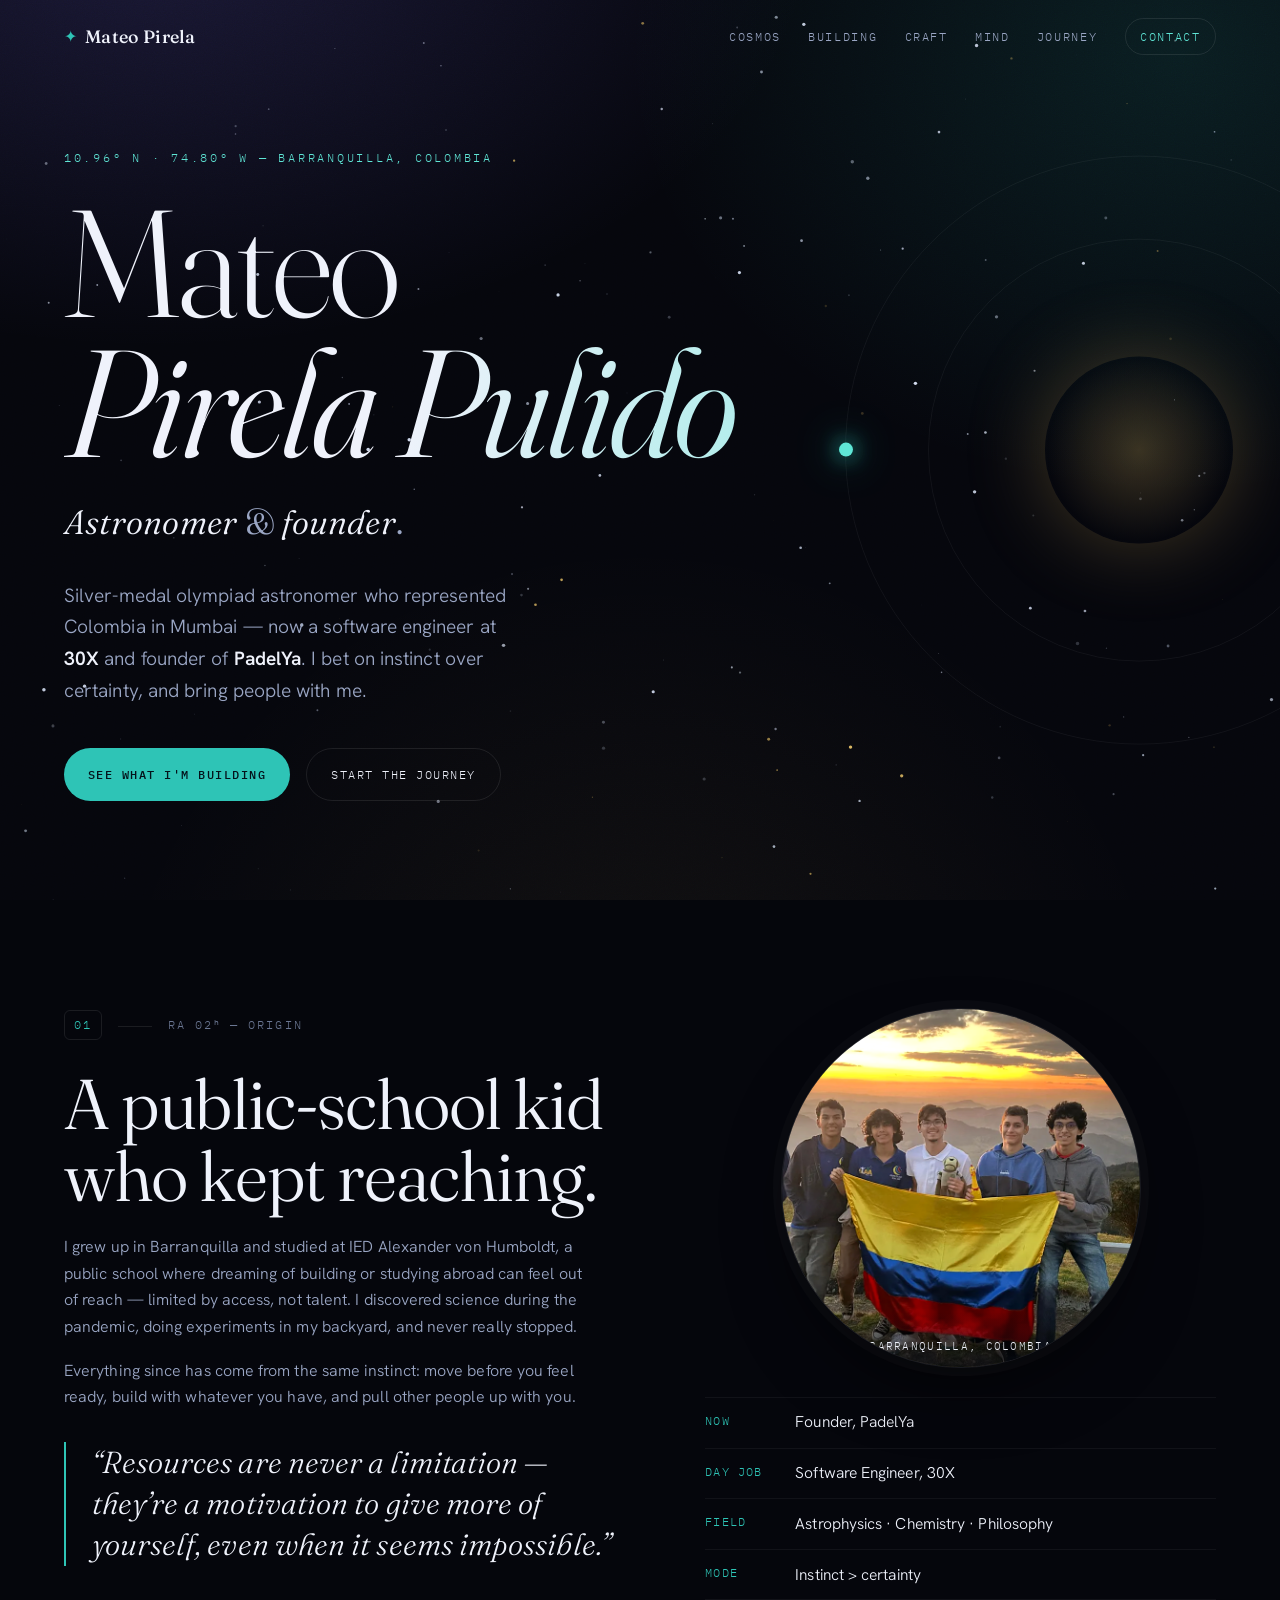
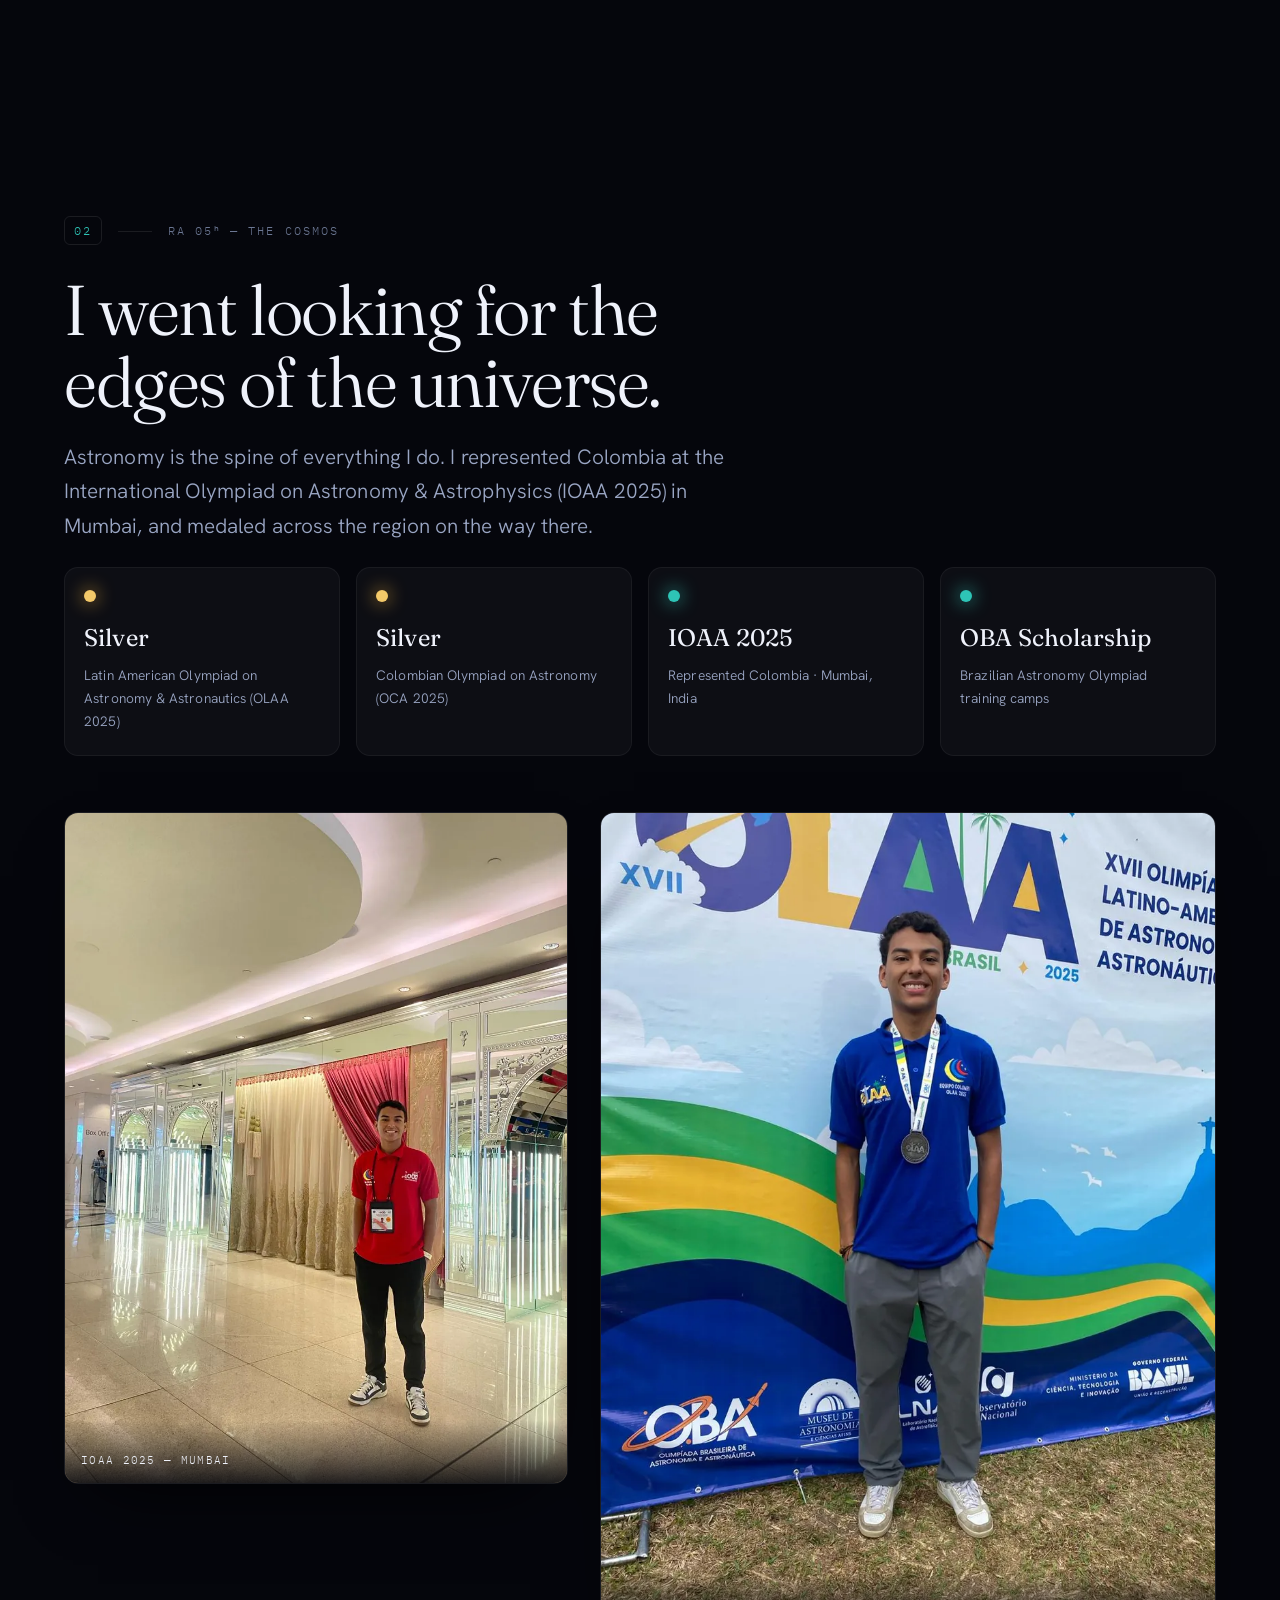
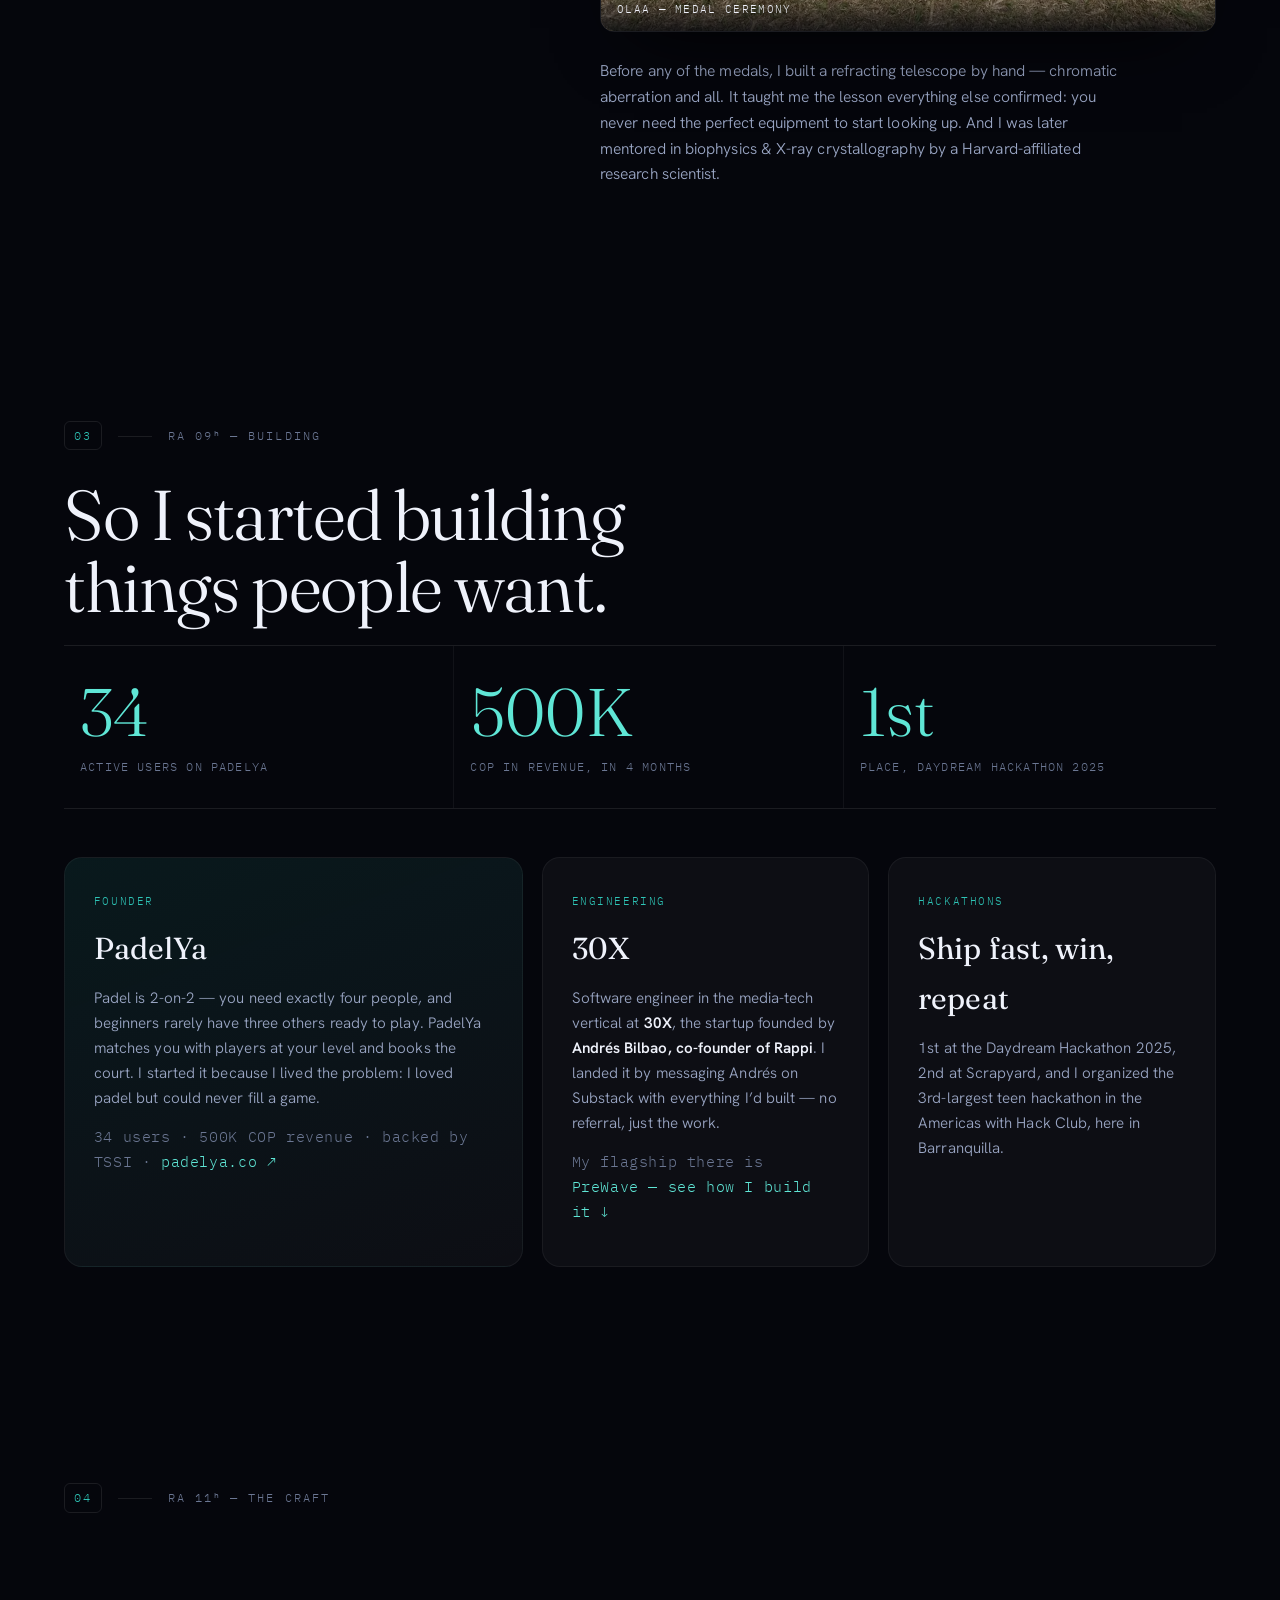
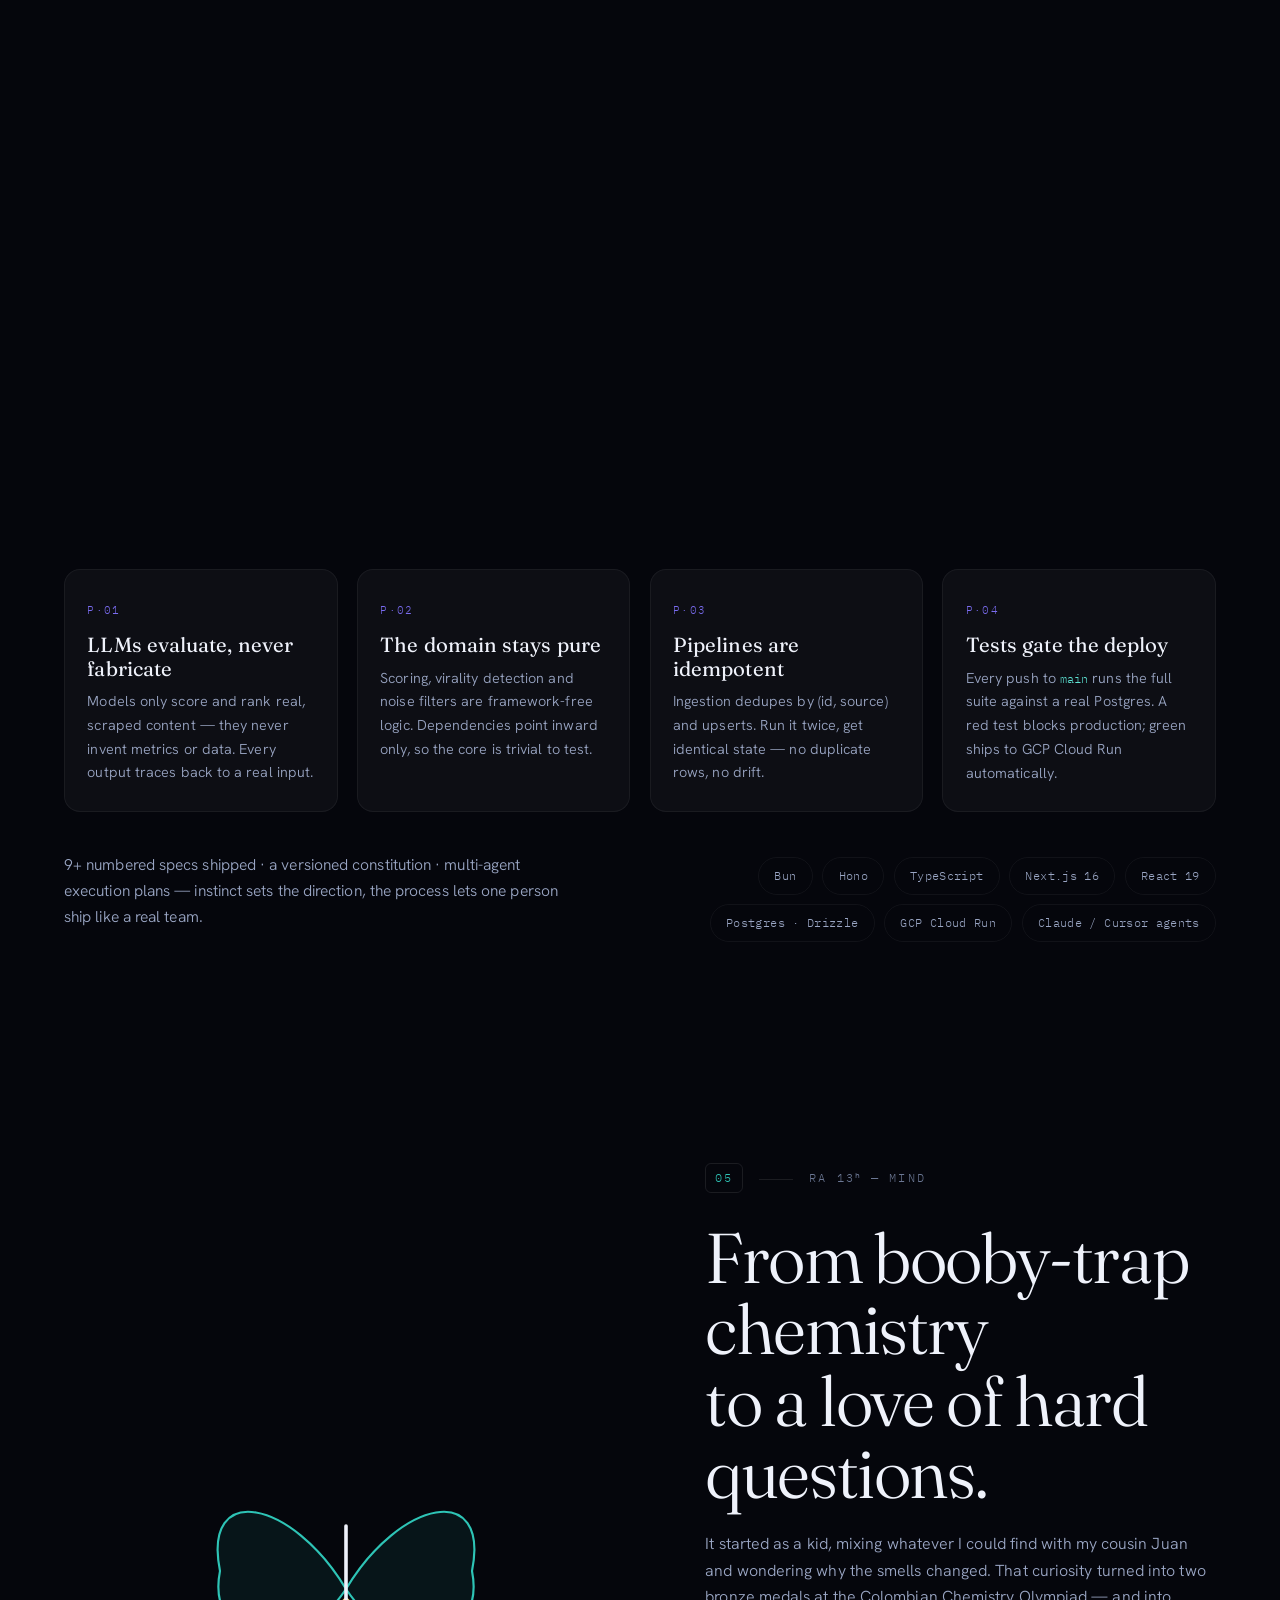
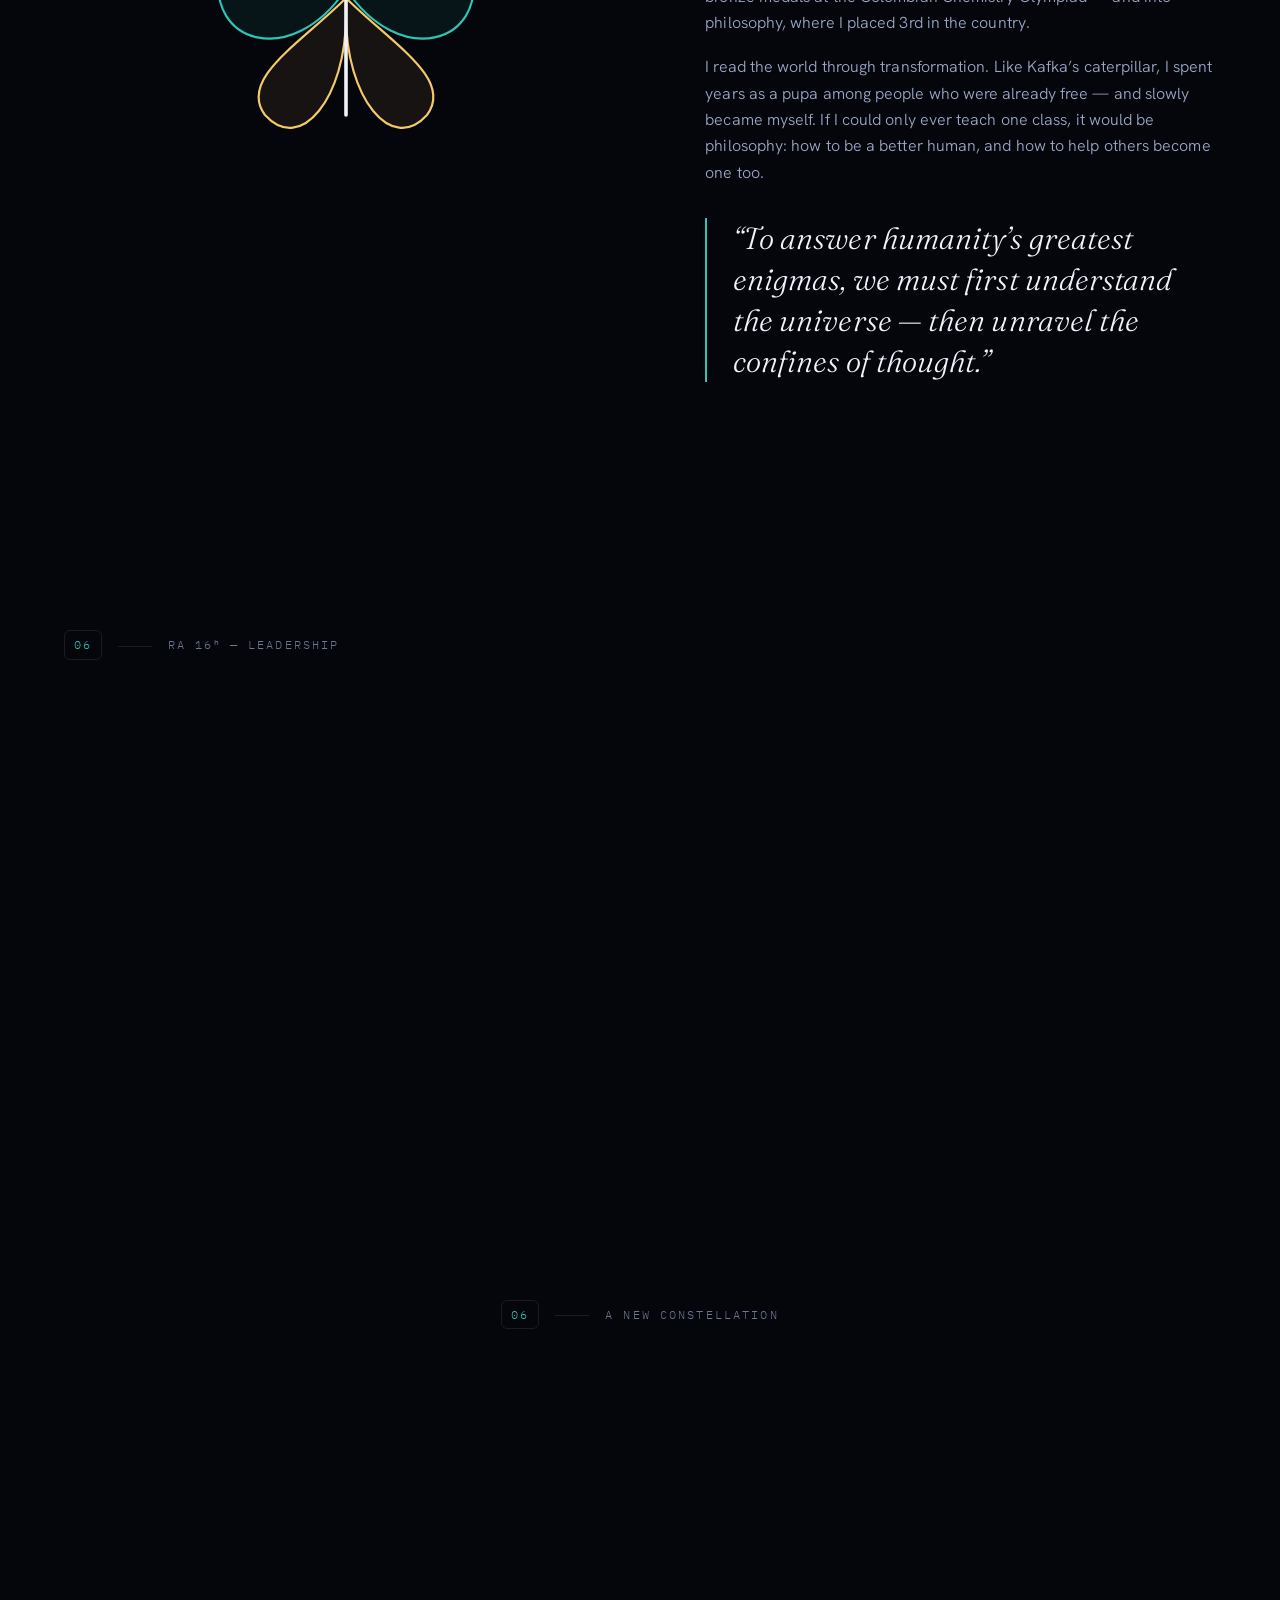
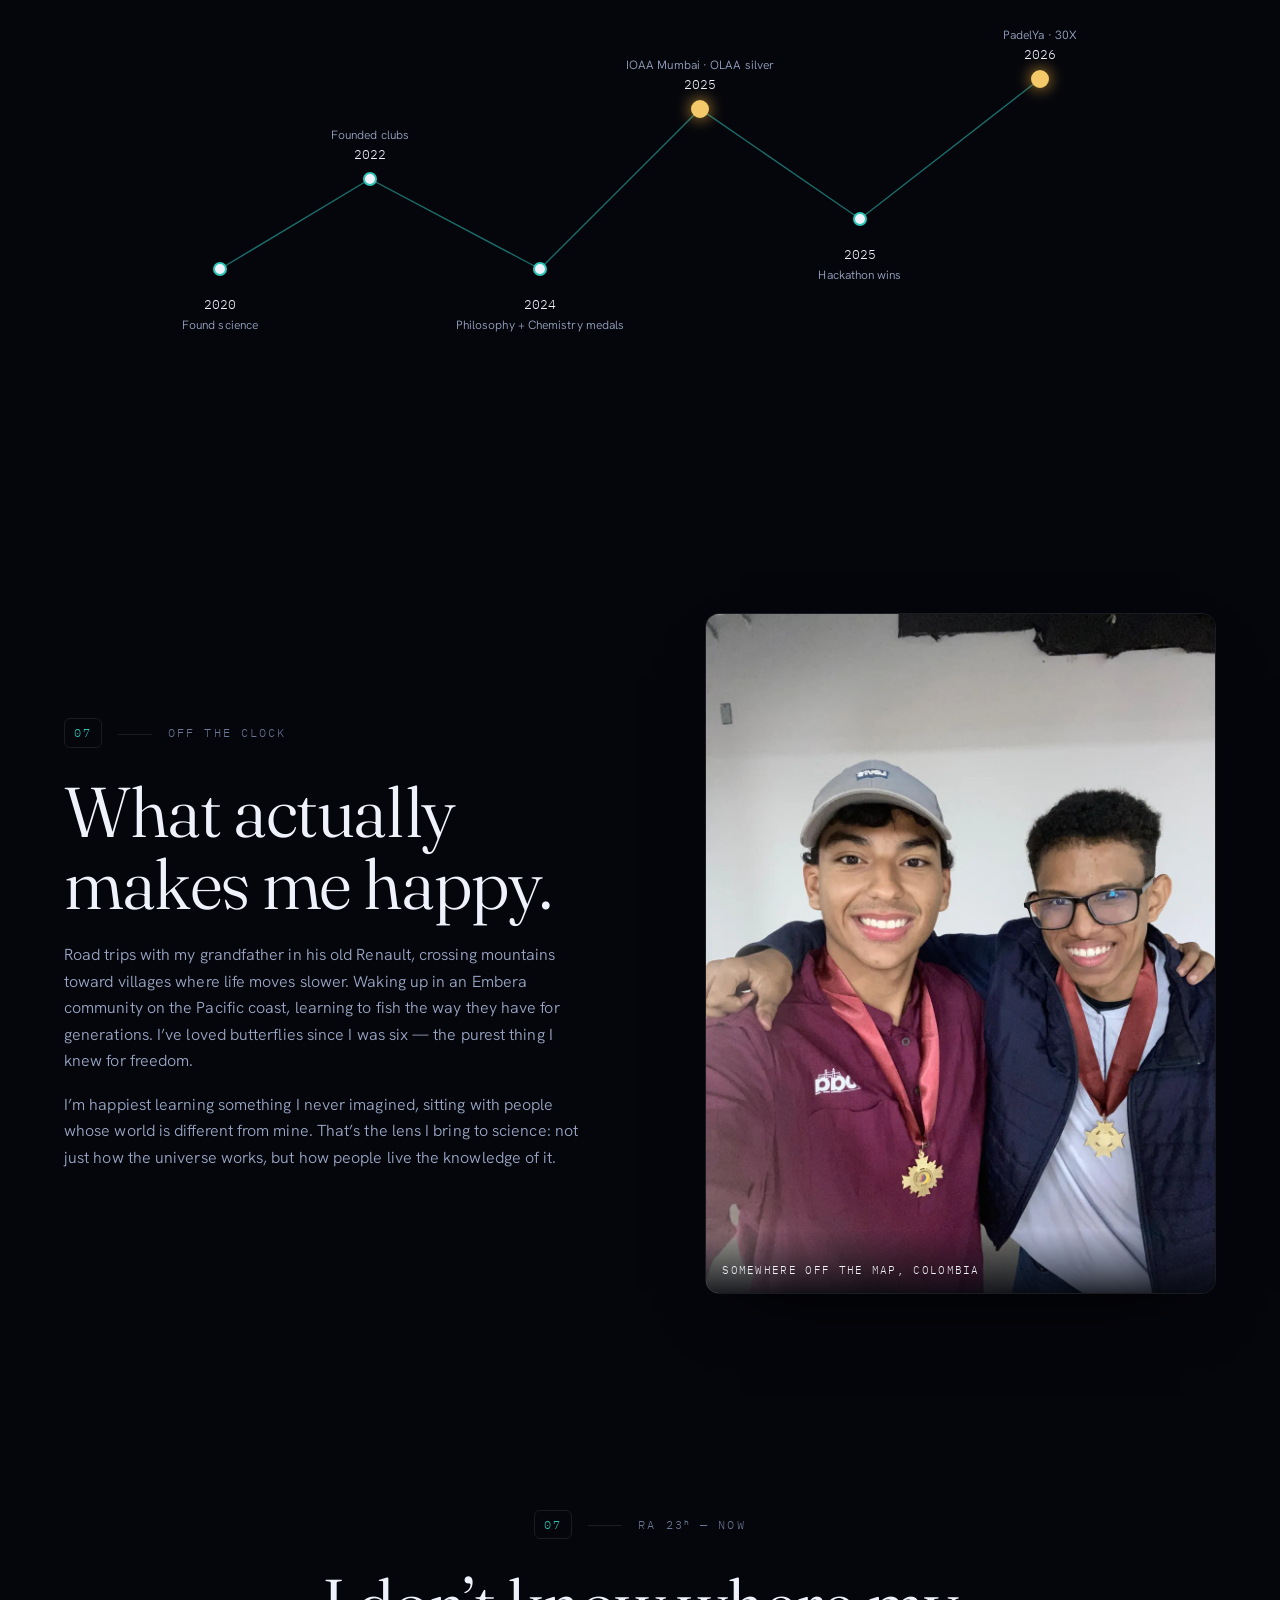
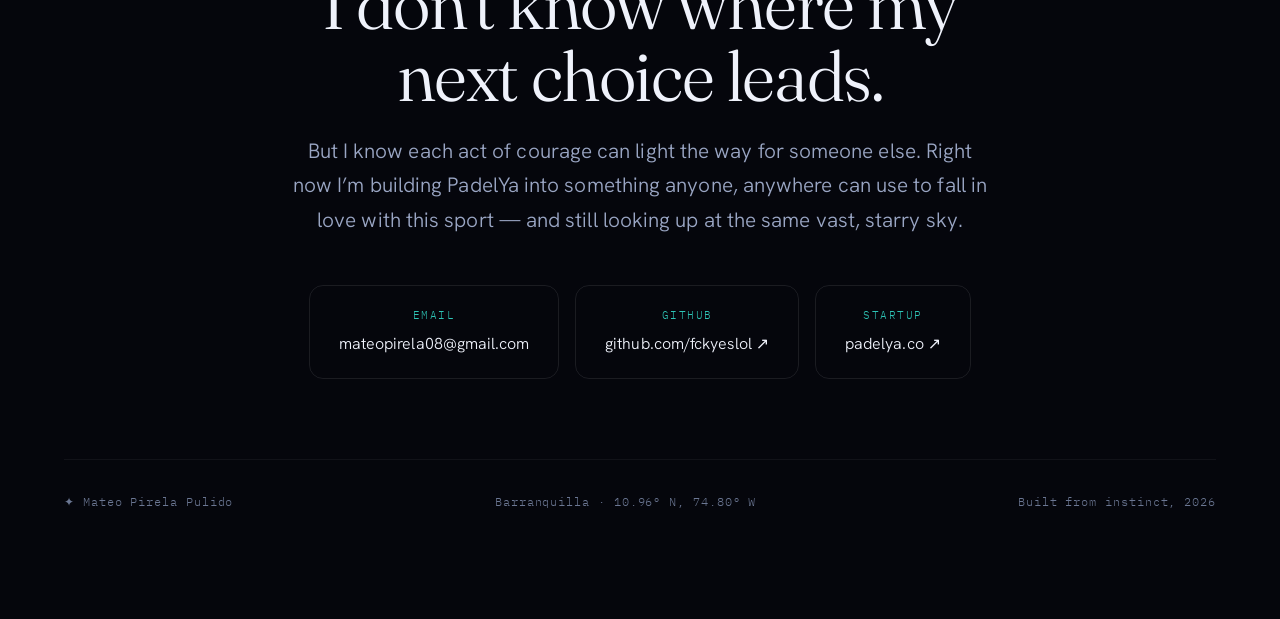
<file: index.html>
<!DOCTYPE html>
<html lang="en">
<head>
<meta charset="UTF-8">
<meta name="viewport" content="width=device-width, initial-scale=1.0">
<title>Mateo Pirela Pulido — Astronomer & Founder</title>
<meta name="description" content="Mateo Pirela Pulido — olympiad astronomer from Barranquilla, software engineer at 30X, and founder of PadelYa. Betting on instinct over certainty.">
<link rel="canonical" href="https://mateo-five.vercel.app/">
<meta name="author" content="Mateo Pirela Pulido">
<meta name="theme-color" content="#05060c">

<!-- Open Graph -->
<meta property="og:type" content="website">
<meta property="og:site_name" content="Mateo Pirela Pulido">
<meta property="og:url" content="https://mateo-five.vercel.app/">
<meta property="og:title" content="Mateo Pirela Pulido — Astronomer & Founder">
<meta property="og:description" content="Silver-medal olympiad astronomer who represented Colombia at IOAA 2025, software engineer at 30X building PreWave, and founder of PadelYa. Betting on instinct over certainty.">
<meta property="og:image" content="https://mateo-five.vercel.app/assets/indiaimg.webp">
<meta property="og:image:alt" content="Mateo Pirela Pulido at IOAA 2025 in Mumbai, India">
<meta property="og:locale" content="en_US">

<!-- Twitter -->
<meta name="twitter:card" content="summary_large_image">
<meta name="twitter:title" content="Mateo Pirela Pulido — Astronomer & Founder">
<meta name="twitter:description" content="Olympiad astronomer, software engineer at 30X, founder of PadelYa. Betting on instinct over certainty.">
<meta name="twitter:image" content="https://mateo-five.vercel.app/assets/indiaimg.webp">

<link rel="icon" href="data:image/svg+xml,<svg xmlns='http://www.w3.org/2000/svg' viewBox='0 0 100 100'><text y='.9em' font-size='90'>✦</text></svg>">

<script type="application/ld+json">
{
  "@context": "https://schema.org",
  "@type": "Person",
  "name": "Mateo Pirela Pulido",
  "url": "https://mateo-five.vercel.app/",
  "email": "mateopirela08@gmail.com",
  "jobTitle": "Software Engineer & Founder",
  "description": "Olympiad astronomer, software engineer at 30X, and founder of PadelYa.",
  "homeLocation": {
    "@type": "Place",
    "name": "Barranquilla, Colombia"
  },
  "worksFor": {
    "@type": "Organization",
    "name": "30X"
  },
  "alumniOf": {
    "@type": "EducationalOrganization",
    "name": "IED Alexander von Humboldt"
  },
  "knowsAbout": ["Astrophysics", "Chemistry", "Philosophy", "Software Engineering", "Spec-Driven Development"],
  "sameAs": [
    "https://github.com/fckyeslol",
    "https://padelya.co/"
  ]
}
</script>
<link rel="preconnect" href="https://fonts.googleapis.com">
<link rel="preconnect" href="https://fonts.gstatic.com" crossorigin>
<link href="https://fonts.googleapis.com/css2?family=Fraunces:ital,opsz,wght@0,9..144,300..700;1,9..144,300..600&family=Hanken+Grotesk:wght@300..800&family=IBM+Plex+Mono:wght@400;500&display=swap" rel="stylesheet">
<link rel="stylesheet" href="style.css">
</head>
<body>
<a class="skip" href="#origin">Skip to content</a>

<div class="grain" aria-hidden="true"></div>
<canvas id="starfield" aria-hidden="true"></canvas>
<div class="scroll-progress" aria-hidden="true"><span id="progress-bar"></span></div>

<header class="nav" id="nav">
  <a class="brand" href="#top"><span class="brand-mark">✦</span> Mateo&nbsp;Pirela</a>
  <button class="nav-toggle" id="navToggle" aria-label="Open menu" aria-expanded="false" aria-controls="navLinks">
    <span></span><span></span><span></span>
  </button>
  <nav class="nav-links" id="navLinks" aria-label="Section navigation">
    <a href="#cosmos">Cosmos</a>
    <a href="#building">Building</a>
    <a href="#craft">Craft</a>
    <a href="#mind">Mind</a>
    <a href="#timeline">Journey</a>
    <a href="#contact" class="nav-cta">Contact</a>
  </nav>
</header>

<main id="top">

  <!-- ░░ HERO ░░ -->
  <section class="hero" id="hero">
    <div class="hero-orbit" aria-hidden="true"><span class="planet"></span></div>
    <div class="hero-inner">
      <p class="eyebrow reveal">10.96° N · 74.80° W — Barranquilla, Colombia</p>
      <h1 class="hero-title">
        <span class="reveal" style="--d:1">Mateo</span>
        <span class="reveal" style="--d:2">Pirela Pulido</span>
      </h1>
      <p class="hero-tag reveal" style="--d:3"><em>Astronomer</em> &amp; <em>founder</em>.</p>
      <p class="hero-hook reveal" style="--d:4">
        Silver-medal olympiad astronomer who represented Colombia in Mumbai — now a software
        engineer at <strong>30X</strong> and founder of <strong>PadelYa</strong>. I bet on
        instinct over certainty, and bring people with me.
      </p>
      <div class="hero-cta reveal" style="--d:5">
        <a class="btn btn-solid" href="#building">See what I'm building</a>
        <a class="btn btn-ghost" href="#origin">Start the journey</a>
      </div>
    </div>
    <a class="scroll-cue reveal" style="--d:6" href="#origin" aria-label="Scroll down">
      <span></span> scroll
    </a>
  </section>

  <!-- ░░ ORIGIN / ABOUT ░░ -->
  <section class="section split" id="origin">
    <div class="wrap split-grid">
      <div class="split-text">
        <div class="cat"><span class="cat-id">01</span><span class="cat-co">RA 02ʰ — ORIGIN</span></div>
        <h2 class="reveal">A public-school kid<br>who kept reaching.</h2>
        <p class="reveal">
          I grew up in Barranquilla and studied at IED Alexander von Humboldt, a public school
          where dreaming of building or studying abroad can feel out of reach — limited by access,
          not talent. I discovered science during the pandemic, doing experiments in my backyard,
          and never really stopped.
        </p>
        <p class="reveal">
          Everything since has come from the same instinct: move before you feel ready, build with
          whatever you have, and pull other people up with you.
        </p>
        <blockquote class="pullquote reveal">
          “Resources are never a limitation — they’re a motivation to give more of yourself,
          even when it seems impossible.”
        </blockquote>
      </div>
      <div class="split-media reveal">
        <figure class="porthole">
          <img src="assets/img.webp" alt="Mateo in Barranquilla, Colombia" width="1000" height="750" loading="lazy" decoding="async">
          <figcaption>Barranquilla, Colombia</figcaption>
        </figure>
        <ul class="fact-list">
          <li><span>Now</span> Founder, PadelYa</li>
          <li><span>Day job</span> Software Engineer, 30X</li>
          <li><span>Field</span> Astrophysics · Chemistry · Philosophy</li>
          <li><span>Mode</span> Instinct &gt; certainty</li>
        </ul>
      </div>
    </div>
  </section>

  <!-- ░░ COSMOS ░░ -->
  <section class="section cosmos" id="cosmos">
    <div class="wrap">
      <div class="cat"><span class="cat-id">02</span><span class="cat-co">RA 05ʰ — THE COSMOS</span></div>
      <h2 class="reveal">I went looking for the<br>edges of the universe.</h2>
      <p class="lead reveal">
        Astronomy is the spine of everything I do. I represented Colombia at the
        International Olympiad on Astronomy &amp; Astrophysics (IOAA 2025) in Mumbai, and medaled
        across the region on the way there.
      </p>

      <div class="medal-row">
        <article class="medal reveal" style="--d:1">
          <span class="medal-dot gold"></span>
          <h3>Silver</h3>
          <p>Latin American Olympiad on Astronomy &amp; Astronautics (OLAA 2025)</p>
        </article>
        <article class="medal reveal" style="--d:2">
          <span class="medal-dot gold"></span>
          <h3>Silver</h3>
          <p>Colombian Olympiad on Astronomy (OCA 2025)</p>
        </article>
        <article class="medal reveal" style="--d:3">
          <span class="medal-dot teal"></span>
          <h3>IOAA 2025</h3>
          <p>Represented Colombia · Mumbai, India</p>
        </article>
        <article class="medal reveal" style="--d:4">
          <span class="medal-dot teal"></span>
          <h3>OBA Scholarship</h3>
          <p>Brazilian Astronomy Olympiad training camps</p>
        </article>
      </div>

      <div class="cosmos-media">
        <figure class="frame tall reveal">
          <img src="assets/indiaimg.webp" alt="Mateo at IOAA 2025 in Mumbai, India" width="900" height="1200" loading="lazy" decoding="async">
          <figcaption>IOAA 2025 — Mumbai</figcaption>
        </figure>
        <div class="cosmos-aside reveal">
          <figure class="frame">
            <img src="assets/medalolaa.webp" alt="Medal ceremony at the Latin American Astronomy Olympiad" width="900" height="1200" loading="lazy" decoding="async">
            <figcaption>OLAA — medal ceremony</figcaption>
          </figure>
          <p class="note">
            Before any of the medals, I built a refracting telescope by hand — chromatic
            aberration and all. It taught me the lesson everything else confirmed: you never
            need the perfect equipment to start looking up. And I was later mentored in
            biophysics &amp; X-ray crystallography by a Harvard-affiliated research scientist.
          </p>
        </div>
      </div>
    </div>
  </section>

  <!-- ░░ BUILDING ░░ -->
  <section class="section building" id="building">
    <div class="wrap">
      <div class="cat"><span class="cat-id">03</span><span class="cat-co">RA 09ʰ — BUILDING</span></div>
      <h2 class="reveal">So I started building<br>things people want.</h2>

      <div class="stat-row">
        <div class="stat reveal"><b data-count="34">0</b><span>active users on PadelYa</span></div>
        <div class="stat reveal" style="--d:1"><b data-count="500" data-suffix="K">0</b><span>COP in revenue, in 4 months</span></div>
        <div class="stat reveal" style="--d:2"><b data-count="1" data-suffix="st">0</b><span>place, Daydream Hackathon 2025</span></div>
      </div>

      <div class="bento">
        <article class="card card-feature reveal">
          <span class="kicker">Founder</span>
          <h3>PadelYa</h3>
          <p>
            Padel is 2-on-2 — you need exactly four people, and beginners rarely have three others
            ready to play. PadelYa matches you with players at your level and books the court. I
            started it because I lived the problem: I loved padel but could never fill a game.
          </p>
          <p class="card-meta">34 users · 500K COP revenue · backed by TSSI · <a href="https://padelya.co/" target="_blank" rel="noopener">padelya.co ↗</a></p>
        </article>
        <article class="card reveal" style="--d:1">
          <span class="kicker">Engineering</span>
          <h3>30X</h3>
          <p>
            Software engineer in the media-tech vertical at <strong>30X</strong>, the startup founded
            by <strong>Andrés Bilbao, co-founder of Rappi</strong>. I landed it by messaging Andrés
            on Substack with everything I’d built — no referral, just the work.
          </p>
          <p class="card-meta">My flagship there is <a href="#craft">PreWave — see how I build it ↓</a></p>
        </article>
        <article class="card reveal" style="--d:2">
          <span class="kicker">Hackathons</span>
          <h3>Ship fast, win, repeat</h3>
          <p>
            1st at the Daydream Hackathon 2025, 2nd at Scrapyard, and I organized the
            3rd-largest teen hackathon in the Americas with Hack Club, here in Barranquilla.
          </p>
        </article>
      </div>
    </div>
  </section>

  <!-- ░░ CRAFT / SPEC-DRIVEN ░░ -->
  <section class="section craft" id="craft">
    <div class="wrap">
      <div class="cat"><span class="cat-id">04</span><span class="cat-co">RA 11ʰ — THE CRAFT</span></div>
      <h2 class="reveal">I don’t just write code.<br>I spec it — then let agents build.</h2>
      <p class="lead reveal">
        At 30X I build <strong>PreWave</strong>, a content-intelligence system that detects viral
        content and turns the winners into production-ready briefs. I ship it solo the way a team
        would — through <em>spec-driven development</em> and <em>agentic engineering</em>: every
        feature starts as a written spec governed by a living constitution, then AI coding agents
        implement it against tests that gate the deploy.
      </p>

      <div class="craft-flow reveal">
        <div class="flow-term" aria-hidden="true">
          <span class="term-dot"></span><span class="term-dot"></span><span class="term-dot"></span>
          <span class="term-title">spec-driven loop · PreWave</span>
        </div>
        <ol class="flow-steps">
          <li><span class="fs-cmd">/constitution</span><span class="fs-note">the non-negotiable principles</span></li>
          <li><span class="fs-cmd">/specify</span><span class="fs-note">what &amp; why — no code yet</span></li>
          <li><span class="fs-cmd">/clarify</span><span class="fs-note">kill every ambiguity</span></li>
          <li><span class="fs-cmd">/plan</span><span class="fs-note">architecture &amp; contracts</span></li>
          <li><span class="fs-cmd">/tasks</span><span class="fs-note">break into atomic units</span></li>
          <li><span class="fs-cmd">/implement</span><span class="fs-note">agents build · tests gate</span></li>
        </ol>
      </div>

      <div class="craft-grid">
        <article class="principle reveal">
          <span class="pr-id">P·01</span>
          <h3>LLMs evaluate, never fabricate</h3>
          <p>Models only score and rank real, scraped content — they never invent metrics or data. Every output traces back to a real input.</p>
        </article>
        <article class="principle reveal" style="--d:1">
          <span class="pr-id">P·02</span>
          <h3>The domain stays pure</h3>
          <p>Scoring, virality detection and noise filters are framework-free logic. Dependencies point inward only, so the core is trivial to test.</p>
        </article>
        <article class="principle reveal" style="--d:2">
          <span class="pr-id">P·03</span>
          <h3>Pipelines are idempotent</h3>
          <p>Ingestion dedupes by (id, source) and upserts. Run it twice, get identical state — no duplicate rows, no drift.</p>
        </article>
        <article class="principle reveal" style="--d:3">
          <span class="pr-id">P·04</span>
          <h3>Tests gate the deploy</h3>
          <p>Every push to <code>main</code> runs the full suite against a real Postgres. A red test blocks production; green ships to GCP Cloud Run automatically.</p>
        </article>
      </div>

      <div class="craft-foot reveal">
        <p class="note">
          9+ numbered specs shipped · a versioned constitution · multi-agent execution plans —
          instinct sets the direction, the process lets one person ship like a real team.
        </p>
        <ul class="craft-stack" aria-label="Stack">
          <li>Bun</li><li>Hono</li><li>TypeScript</li><li>Next.js 16</li>
          <li>React 19</li><li>Postgres · Drizzle</li><li>GCP Cloud Run</li><li>Claude / Cursor agents</li>
        </ul>
      </div>
    </div>
  </section>

  <!-- ░░ MIND ░░ -->
  <section class="section mind" id="mind">
    <div class="wrap split-grid reverse">
      <div class="split-media reveal">
        <div class="butterfly" aria-hidden="true">
          <svg viewBox="0 0 200 180" fill="none" xmlns="http://www.w3.org/2000/svg">
            <path class="wing" d="M100 90C70 40 20 30 30 80c-8 40 40 55 70 10Z"/>
            <path class="wing" d="M100 90C130 40 180 30 170 80c8 40-40 55-70 10Z"/>
            <path class="wing" d="M100 95C75 120 40 140 55 160c20 22 45-10 45-55Z"/>
            <path class="wing" d="M100 95C125 120 160 140 145 160c-20 22-45-10-45-55Z"/>
            <line class="body" x1="100" y1="55" x2="100" y2="160"/>
          </svg>
        </div>
      </div>
      <div class="split-text">
        <div class="cat"><span class="cat-id">05</span><span class="cat-co">RA 13ʰ — MIND</span></div>
        <h2 class="reveal">From booby-trap chemistry<br>to a love of hard questions.</h2>
        <p class="reveal">
          It started as a kid, mixing whatever I could find with my cousin Juan and wondering why
          the smells changed. That curiosity turned into two bronze medals at the Colombian
          Chemistry Olympiad — and into philosophy, where I placed 3rd in the country.
        </p>
        <p class="reveal">
          I read the world through transformation. Like Kafka’s caterpillar, I spent years as a
          pupa among people who were already free — and slowly became myself. If I could only ever
          teach one class, it would be philosophy: how to be a better human, and how to help others
          become one too.
        </p>
        <blockquote class="pullquote reveal">
          “To answer humanity’s greatest enigmas, we must first understand the universe —
          then unravel the confines of thought.”
        </blockquote>
      </div>
    </div>
  </section>

  <!-- ░░ LEADERSHIP ░░ -->
  <section class="section leadership" id="leadership">
    <div class="wrap">
      <div class="cat"><span class="cat-id">06</span><span class="cat-co">RA 16ʰ — LEADERSHIP</span></div>
      <h2 class="reveal">The best decisions<br>don’t end with us.</h2>
      <div class="lead-grid">
        <article class="lead-item reveal">
          <b data-count="20" data-suffix="+">0</b>
          <h3>Ortus Siderum Humboldt</h3>
          <p>Led our astronomy program; took 20+ students to national finals and two all the way to IOAA 2025.</p>
        </article>
        <article class="lead-item reveal" style="--d:1">
          <b data-count="350" data-suffix="+">0</b>
          <h3>Elected to govern</h3>
          <p>Student comptroller, then representative on the board of directors — chosen by 350+ peers.</p>
        </article>
        <article class="lead-item reveal" style="--d:2">
          <b data-count="60" data-suffix="+">0</b>
          <h3>PEP Program</h3>
          <p>Helped shape the academic path of 60+ students from a boarding school.</p>
        </article>
        <article class="lead-item reveal" style="--d:3">
          <b data-count="1" data-suffix="×/wk">0</b>
          <h3>Every Thursday</h3>
          <p>I run a class teaching students how to apply for scholarships and universities — the playbook I wish I’d had.</p>
        </article>
      </div>
    </div>
  </section>

  <!-- ░░ TIMELINE / CONSTELLATION ░░ -->
  <section class="section timeline" id="timeline">
    <div class="wrap">
      <div class="cat"><span class="cat-id">06</span><span class="cat-co">A NEW CONSTELLATION</span></div>
      <h2 class="reveal">Plotted like a star map.</h2>
      <p class="lead reveal">Every point is a decision made on instinct. Connect them and they spell a path.</p>
      <div class="constellation reveal" id="constellation">
        <svg viewBox="0 0 1000 420" preserveAspectRatio="xMidYMid meet" role="img" aria-label="Timeline of Mateo's milestones as a constellation">
          <polyline class="con-line" points="80,300 230,210 400,300 560,140 720,250 900,110"/>
          <g class="con-node" style="--n:0"><circle cx="80" cy="300" r="6"/><text x="80" y="340">2020</text><text class="lbl" x="80" y="360">Found science</text></g>
          <g class="con-node" style="--n:1"><circle cx="230" cy="210" r="6"/><text x="230" y="190">2022</text><text class="lbl" x="230" y="170">Founded clubs</text></g>
          <g class="con-node" style="--n:2"><circle cx="400" cy="300" r="6"/><text x="400" y="340">2024</text><text class="lbl" x="400" y="360">Philosophy + Chemistry medals</text></g>
          <g class="con-node big" style="--n:3"><circle cx="560" cy="140" r="8"/><text x="560" y="120">2025</text><text class="lbl" x="560" y="100">IOAA Mumbai · OLAA silver</text></g>
          <g class="con-node" style="--n:4"><circle cx="720" cy="250" r="6"/><text x="720" y="290">2025</text><text class="lbl" x="720" y="310">Hackathon wins</text></g>
          <g class="con-node big" style="--n:5"><circle cx="900" cy="110" r="8"/><text x="900" y="90">2026</text><text class="lbl" x="900" y="70">PadelYa · 30X</text></g>
        </svg>
      </div>
    </div>
  </section>

  <!-- ░░ HUMAN ░░ -->
  <section class="section human" id="human">
    <div class="wrap split-grid">
      <div class="split-text">
        <div class="cat"><span class="cat-id">07</span><span class="cat-co">OFF THE CLOCK</span></div>
        <h2 class="reveal">What actually<br>makes me happy.</h2>
        <p class="reveal">
          Road trips with my grandfather in his old Renault, crossing mountains toward villages
          where life moves slower. Waking up in an Embera community on the Pacific coast, learning
          to fish the way they have for generations. I’ve loved butterflies since I was six — the
          purest thing I knew for freedom.
        </p>
        <p class="reveal">
          I’m happiest learning something I never imagined, sitting with people whose world is
          different from mine. That’s the lens I bring to science: not just how the universe works,
          but how people live the knowledge of it.
        </p>
      </div>
      <div class="split-media reveal">
        <figure class="frame">
          <img src="assets/img3.webp" alt="Mateo on an outreach trip in rural Colombia" width="1050" height="1400" loading="lazy" decoding="async">
          <figcaption>Somewhere off the map, Colombia</figcaption>
        </figure>
      </div>
    </div>
  </section>

  <!-- ░░ NOW / CONTACT ░░ -->
  <section class="section contact" id="contact">
    <div class="wrap contact-wrap">
      <div class="cat"><span class="cat-id">07</span><span class="cat-co">RA 23ʰ — NOW</span></div>
      <h2 class="reveal">I don’t know where my<br>next choice leads.</h2>
      <p class="lead reveal">
        But I know each act of courage can light the way for someone else. Right now I’m building
        PadelYa into something anyone, anywhere can use to fall in love with this sport — and still
        looking up at the same vast, starry sky.
      </p>
      <div class="contact-links reveal">
        <a href="mailto:mateopirela08@gmail.com">
          <span>Email</span>mateopirela08@gmail.com
        </a>
        <a href="https://github.com/fckyeslol" target="_blank" rel="noopener">
          <span>GitHub</span>github.com/fckyeslol ↗
        </a>
        <a href="https://padelya.co/" target="_blank" rel="noopener">
          <span>Startup</span>padelya.co ↗
        </a>
      </div>
    </div>
    <footer class="footer">
      <span>✦ Mateo Pirela Pulido</span>
      <span>Barranquilla · 10.96° N, 74.80° W</span>
      <span>Built from instinct, 2026</span>
    </footer>
  </section>

</main>

<script src="script.js"></script>
</body>
</html>
</file>
<file: style.css>
/* ============================================================
   Mateo Pirela Pulido — deep-space celestial portfolio
   Hand-built. Three families: Fraunces / Hanken Grotesk / IBM Plex Mono
   ============================================================ */

:root{
  /* palette */
  --void:#05060c;
  --deep:#080b16;
  --panel:rgba(255,255,255,.035);
  --panel-2:rgba(255,255,255,.06);
  --star:#eff2fb;
  --muted:#9aa6c4;
  --dim:#6b7793;
  --teal:#2ec4b6;
  --teal-bright:#5fe6d6;
  --gold:#f3c969;
  --gold-deep:#dca33a;
  --violet:#7a6cf0;
  --line:rgba(255,255,255,.09);
  --line-soft:rgba(255,255,255,.05);
  /* type */
  --display:"Fraunces",Georgia,serif;
  --body:"Hanken Grotesk",system-ui,sans-serif;
  --mono:"IBM Plex Mono",ui-monospace,monospace;
  /* motion */
  --ease:cubic-bezier(.16,1,.3,1);
  --dur:.9s;
  /* layout */
  --maxw:1180px;
  --pad:clamp(1.25rem,5vw,5rem);
}

*{box-sizing:border-box;margin:0;padding:0}
html{scroll-behavior:smooth;-webkit-text-size-adjust:100%}

body{
  font-family:var(--body);
  font-weight:330;
  color:var(--star);
  background:
    radial-gradient(1100px 700px at 12% -8%, rgba(122,108,240,.18), transparent 60%),
    radial-gradient(1000px 800px at 92% 6%, rgba(46,196,182,.12), transparent 55%),
    radial-gradient(900px 900px at 50% 120%, rgba(243,201,105,.06), transparent 60%),
    var(--void);
  background-attachment:fixed;
  line-height:1.65;
  overflow-x:hidden;
  letter-spacing:.005em;
}

/* fixed atmosphere layers */
#starfield{position:fixed;inset:0;z-index:0;pointer-events:none}
.grain{
  position:fixed;inset:0;z-index:1;pointer-events:none;opacity:.5;
  mix-blend-mode:overlay;
  background-image:url("data:image/svg+xml,%3Csvg xmlns='http://www.w3.org/2000/svg' width='160' height='160'%3E%3Cfilter id='n'%3E%3CfeTurbulence type='fractalNoise' baseFrequency='.9' numOctaves='3'/%3E%3C/filter%3E%3Crect width='100%25' height='100%25' filter='url(%23n)' opacity='.55'/%3E%3C/svg%3E");
}
main{position:relative;z-index:2}

.scroll-progress{position:fixed;top:0;left:0;right:0;height:2px;z-index:60;background:transparent}
#progress-bar{display:block;height:100%;width:0;background:linear-gradient(90deg,var(--teal),var(--gold));box-shadow:0 0 12px var(--teal)}

.skip{position:absolute;left:-999px;top:0;z-index:200;background:var(--teal);color:#04121a;padding:.6rem 1rem;border-radius:0 0 8px 0}
.skip:focus{left:0}

::selection{background:rgba(46,196,182,.3);color:#fff}

a{color:inherit;text-decoration:none}
img{display:block;max-width:100%}

/* ---------- nav ---------- */
.nav{
  position:fixed;top:0;left:0;right:0;z-index:50;
  display:flex;align-items:center;justify-content:space-between;
  padding:1.1rem var(--pad);
  transition:background .4s var(--ease),backdrop-filter .4s,padding .4s var(--ease),border-color .4s;
  border-bottom:1px solid transparent;
}
.nav.scrolled{background:rgba(6,8,16,.72);backdrop-filter:blur(14px);padding:.7rem var(--pad);border-bottom:1px solid var(--line-soft)}
.brand{font-family:var(--display);font-size:1.12rem;font-weight:500;letter-spacing:.01em;display:flex;align-items:center;gap:.5rem}
.brand-mark{color:var(--teal);font-size:.9em}
.nav-links{display:flex;align-items:center;gap:1.7rem}
.nav-links a{font-family:var(--mono);font-size:.74rem;text-transform:uppercase;letter-spacing:.14em;color:var(--muted);position:relative;transition:color .3s}
.nav-links a:hover{color:var(--star)}
.nav-links a::after{content:"";position:absolute;left:0;bottom:-6px;height:1px;width:0;background:var(--teal);transition:width .35s var(--ease)}
.nav-links a:hover::after{width:100%}
.nav-cta{color:var(--teal-bright)!important;border:1px solid var(--line);padding:.5rem .9rem;border-radius:100px}
.nav-cta::after{display:none}
.nav-cta:hover{background:rgba(46,196,182,.12);border-color:var(--teal)}
.nav-toggle{display:none;flex-direction:column;justify-content:center;gap:5px;width:44px;height:44px;padding:0 11px;border:1px solid var(--line);border-radius:10px;background:transparent;cursor:pointer;position:relative;z-index:2}
.nav-toggle span{display:block;height:1.5px;width:100%;background:var(--star);transition:transform .35s var(--ease),opacity .25s}
.nav-toggle[aria-expanded="true"] span:nth-child(1){transform:translateY(6.5px) rotate(45deg)}
.nav-toggle[aria-expanded="true"] span:nth-child(2){opacity:0}
.nav-toggle[aria-expanded="true"] span:nth-child(3){transform:translateY(-6.5px) rotate(-45deg)}

/* ---------- reveal system ---------- */
.reveal{opacity:0;transform:translateY(26px);transition:opacity var(--dur) var(--ease),transform var(--dur) var(--ease);transition-delay:calc(var(--d,0)*90ms)}
.reveal.in{opacity:1;transform:none}

/* ---------- buttons ---------- */
.btn{display:inline-flex;align-items:center;gap:.5rem;font-family:var(--mono);font-size:.78rem;text-transform:uppercase;letter-spacing:.12em;padding:.95rem 1.5rem;border-radius:100px;transition:transform .3s var(--ease),background .3s,box-shadow .3s,border-color .3s}
.btn-solid{background:var(--teal);color:#04121a;font-weight:500;box-shadow:0 0 0 rgba(46,196,182,0)}
.btn-solid:hover{transform:translateY(-3px);box-shadow:0 14px 40px -10px rgba(46,196,182,.6)}
.btn-ghost{border:1px solid var(--line);color:var(--star)}
.btn-ghost:hover{transform:translateY(-3px);border-color:var(--teal);background:var(--panel)}

/* ---------- hero ---------- */
.hero{min-height:100svh;display:flex;flex-direction:column;justify-content:center;padding:7rem var(--pad) 4rem;position:relative;overflow:hidden}
.hero-inner{max-width:var(--maxw);width:100%;margin:0 auto}
.eyebrow{font-family:var(--mono);font-size:.78rem;letter-spacing:.22em;text-transform:uppercase;color:var(--teal-bright);margin-bottom:1.6rem}
.hero-title{font-family:var(--display);font-weight:300;line-height:.92;letter-spacing:-.02em;font-size:clamp(3.2rem,12vw,9.5rem);margin-bottom:1.4rem}
.hero-title span{display:block}
.hero-title span:last-child{font-style:italic;font-weight:340;background:linear-gradient(100deg,var(--star) 30%,var(--teal-bright));-webkit-background-clip:text;background-clip:text;color:transparent}
.hero-tag{font-family:var(--display);font-size:clamp(1.3rem,3.5vw,2.1rem);color:var(--muted);margin-bottom:1.8rem}
.hero-tag em{color:var(--star);font-style:italic}
.hero-hook{max-width:42ch;font-size:clamp(1.02rem,1.6vw,1.2rem);color:var(--muted);margin-bottom:2.6rem}
.hero-hook strong{color:var(--star);font-weight:600}
.hero-cta{display:flex;gap:1rem;flex-wrap:wrap}

.hero-orbit{position:absolute;right:-12vw;top:50%;transform:translateY(-50%);width:46vw;height:46vw;max-width:680px;max-height:680px;border:1px solid var(--line-soft);border-radius:50%;pointer-events:none}
.hero-orbit::before{content:"";position:absolute;inset:14%;border:1px solid var(--line-soft);border-radius:50%}
.hero-orbit::after{content:"";position:absolute;inset:34%;border-radius:50%;background:radial-gradient(circle,rgba(243,201,105,.22),transparent 70%);box-shadow:0 0 80px rgba(243,201,105,.25)}
.planet{position:absolute;top:50%;left:0;width:14px;height:14px;margin:-7px 0 0 -7px;border-radius:50%;background:var(--teal-bright);box-shadow:0 0 20px var(--teal),0 0 40px var(--teal);transform-origin:23vw 0;animation:orbit 26s linear infinite}
@keyframes orbit{to{transform:rotate(360deg)}}

.scroll-cue{position:absolute;bottom:2rem;left:var(--pad);font-family:var(--mono);font-size:.7rem;letter-spacing:.2em;text-transform:uppercase;color:var(--dim);display:flex;align-items:center;gap:.7rem}
.scroll-cue span{width:1px;height:40px;background:linear-gradient(var(--teal),transparent);position:relative;overflow:hidden}
.scroll-cue span::after{content:"";position:absolute;top:-40px;left:0;width:1px;height:40px;background:var(--teal-bright);animation:trace 2.4s var(--ease) infinite}
@keyframes trace{to{top:40px}}

/* ---------- section scaffolding ---------- */
.section{padding:clamp(5rem,12vh,9rem) var(--pad);position:relative}
.wrap{max-width:var(--maxw);margin:0 auto;width:100%}
.cat{display:flex;align-items:center;gap:1rem;font-family:var(--mono);font-size:.74rem;letter-spacing:.18em;text-transform:uppercase;color:var(--dim);margin-bottom:1.8rem}
.cat-id{color:var(--teal);border:1px solid var(--line);border-radius:6px;padding:.25rem .55rem}
.cat-co::before{content:"";display:inline-block;width:34px;height:1px;background:var(--line);vertical-align:middle;margin-right:1rem}
.section h2{font-family:var(--display);font-weight:330;line-height:1.02;letter-spacing:-.02em;font-size:clamp(2.1rem,6vw,4.4rem);margin-bottom:1.4rem}
.lead{font-size:clamp(1.05rem,1.7vw,1.3rem);color:var(--muted);max-width:54ch;margin-bottom:2.5rem}
.section p{color:var(--muted);max-width:58ch;margin-bottom:1.1rem}
.section p strong{color:var(--star);font-weight:600}
.pullquote{font-family:var(--display);font-style:italic;font-weight:300;font-size:clamp(1.3rem,2.6vw,1.9rem);line-height:1.35;color:var(--star);border-left:2px solid var(--teal);padding-left:1.6rem;margin:2rem 0;max-width:30ch}

/* ---------- split layouts ---------- */
.split-grid{display:grid;grid-template-columns:1.05fr .95fr;gap:clamp(2rem,6vw,5.5rem);align-items:center}
.split-grid.reverse .split-media{order:-1}
.fact-list{list-style:none;margin-top:1.8rem;display:grid;gap:.1rem}
.fact-list li{font-size:.98rem;color:var(--star);padding:.7rem 0;border-top:1px solid var(--line-soft);display:flex;gap:1rem}
.fact-list li:last-child{border-bottom:1px solid var(--line-soft)}
.fact-list span{font-family:var(--mono);font-size:.72rem;text-transform:uppercase;letter-spacing:.1em;color:var(--teal);min-width:74px;padding-top:.15em}

/* ---------- figures / frames ---------- */
.porthole{position:relative;width:min(360px,80%);margin:0 auto;aspect-ratio:1;border-radius:50%;overflow:hidden;border:1px solid var(--line);box-shadow:0 0 0 8px rgba(255,255,255,.02),0 30px 80px -30px #000}
.porthole img{width:100%;height:100%;object-fit:cover;filter:saturate(1.05) contrast(1.03)}
.porthole figcaption,.frame figcaption{position:absolute;bottom:0;left:0;right:0;font-family:var(--mono);font-size:.68rem;letter-spacing:.12em;text-transform:uppercase;color:var(--star);background:linear-gradient(transparent,rgba(4,6,12,.85));padding:1.6rem .9rem .7rem;text-align:center}
.frame{position:relative;border-radius:14px;overflow:hidden;border:1px solid var(--line);box-shadow:0 30px 70px -34px #000}
.frame img{width:100%;height:100%;object-fit:cover}
.frame.tall{aspect-ratio:3/4}
.frame figcaption{text-align:left;padding:2rem 1rem .8rem}

/* ---------- cosmos ---------- */
.medal-row{display:grid;grid-template-columns:repeat(4,1fr);gap:1rem;margin:1.5rem 0 3.5rem}
.medal{background:var(--panel);border:1px solid var(--line-soft);border-radius:14px;padding:1.4rem 1.2rem;transition:transform .4s var(--ease),border-color .4s,background .4s}
.medal:hover{transform:translateY(-6px);border-color:var(--line);background:var(--panel-2)}
.medal-dot{width:12px;height:12px;border-radius:50%;display:block;margin-bottom:1rem}
.medal-dot.gold{background:var(--gold);box-shadow:0 0 18px var(--gold-deep)}
.medal-dot.teal{background:var(--teal);box-shadow:0 0 18px var(--teal)}
.medal h3{font-family:var(--display);font-size:1.5rem;font-weight:400;margin-bottom:.4rem}
.medal p{font-size:.86rem;margin:0;color:var(--muted)}
.cosmos-media{display:grid;grid-template-columns:.9fr 1.1fr;gap:2rem;align-items:start}
.cosmos-aside{display:grid;gap:1.6rem}
.note{font-size:.98rem;color:var(--muted)}

/* ---------- building ---------- */
.stat-row{display:grid;grid-template-columns:repeat(3,1fr);gap:1rem;margin:1rem 0 3rem;border-top:1px solid var(--line);border-bottom:1px solid var(--line)}
.stat{padding:2rem 1rem;border-left:1px solid var(--line-soft)}
.stat:first-child{border-left:none}
.stat b{font-family:var(--display);font-weight:300;font-size:clamp(2.6rem,6vw,4.2rem);line-height:1;color:var(--teal-bright);display:block}
.stat span{font-family:var(--mono);font-size:.74rem;text-transform:uppercase;letter-spacing:.1em;color:var(--dim);display:block;margin-top:.7rem}
.bento{display:grid;grid-template-columns:1.4fr 1fr 1fr;gap:1.2rem}
.card{background:var(--panel);border:1px solid var(--line-soft);border-radius:18px;padding:1.8rem;transition:transform .4s var(--ease),border-color .4s,background .4s}
.card:hover{transform:translateY(-7px);border-color:var(--teal);background:var(--panel-2)}
.card-feature{grid-row:span 1;background:linear-gradient(160deg,rgba(46,196,182,.1),var(--panel))}
.kicker{font-family:var(--mono);font-size:.7rem;text-transform:uppercase;letter-spacing:.14em;color:var(--teal)}
.card h3{font-family:var(--display);font-weight:400;font-size:1.9rem;margin:.6rem 0 .8rem}
.card p{font-size:.95rem;margin-bottom:.8rem}
.card-meta{font-family:var(--mono);font-size:.74rem;letter-spacing:.04em;color:var(--dim)!important}
.card-meta a{color:var(--teal-bright)}
.card-meta a:hover{text-decoration:underline}

/* ---------- mind / butterfly ---------- */
.butterfly{width:min(360px,80%);margin:0 auto;aspect-ratio:1;display:grid;place-items:center}
.butterfly svg{width:100%;overflow:visible}
.butterfly .wing{fill:rgba(46,196,182,.08);stroke:var(--teal);stroke-width:1.2;transform-origin:100px 100px;animation:flutter 6s ease-in-out infinite}
.butterfly .wing:nth-child(2){animation-delay:.15s}
.butterfly .wing:nth-child(3),.butterfly .wing:nth-child(4){fill:rgba(243,201,105,.07);stroke:var(--gold)}
.butterfly .body{stroke:var(--star);stroke-width:2;stroke-linecap:round}
@keyframes flutter{0%,100%{transform:scaleX(1)}50%{transform:scaleX(.93) translateZ(0)}}

/* ---------- craft / spec-driven ---------- */
.craft-flow{margin:2.5rem 0 3.5rem;border:1px solid var(--line);border-radius:16px;overflow:hidden;background:linear-gradient(160deg,rgba(122,108,240,.08),var(--panel))}
.flow-term{display:flex;align-items:center;gap:.5rem;padding:.8rem 1.1rem;border-bottom:1px solid var(--line-soft);background:rgba(255,255,255,.02)}
.term-dot{width:11px;height:11px;border-radius:50%}
.term-dot:nth-child(1){background:#ff5f57}
.term-dot:nth-child(2){background:var(--gold)}
.term-dot:nth-child(3){background:var(--teal)}
.term-title{margin-left:.6rem;font-family:var(--mono);font-size:.72rem;letter-spacing:.14em;text-transform:uppercase;color:var(--dim)}
.flow-steps{list-style:none;display:grid;grid-template-columns:repeat(6,1fr)}
.flow-steps li{padding:1.4rem 1.1rem;border-left:1px solid var(--line-soft)}
.flow-steps li:first-child{border-left:none}
.fs-cmd{display:block;font-family:var(--mono);font-size:.9rem;color:var(--teal-bright);margin-bottom:.5rem}
.fs-note{display:block;font-size:.8rem;color:var(--muted);line-height:1.4}

.craft-grid{display:grid;grid-template-columns:repeat(4,1fr);gap:1.2rem;margin-bottom:2.5rem}
.principle{background:var(--panel);border:1px solid var(--line-soft);border-radius:16px;padding:1.6rem 1.4rem;transition:transform .4s var(--ease),border-color .4s,background .4s}
.principle:hover{transform:translateY(-6px);border-color:var(--violet);background:var(--panel-2)}
.pr-id{font-family:var(--mono);font-size:.7rem;letter-spacing:.12em;text-transform:uppercase;color:var(--violet)}
.principle h3{font-family:var(--display);font-weight:400;font-size:1.28rem;line-height:1.15;margin:.7rem 0 .6rem}
.principle p{font-size:.9rem;margin:0}
.principle code{font-family:var(--mono);font-size:.85em;color:var(--teal-bright)}

.craft-foot{display:grid;grid-template-columns:1.1fr 1fr;gap:2rem;align-items:center}
.craft-stack{list-style:none;display:flex;flex-wrap:wrap;gap:.6rem;justify-content:flex-end}
.craft-stack li{font-family:var(--mono);font-size:.74rem;letter-spacing:.03em;color:var(--muted);border:1px solid var(--line-soft);border-radius:100px;padding:.5rem .95rem;transition:border-color .3s,color .3s}
.craft-stack li:hover{border-color:var(--teal);color:var(--star)}

/* ---------- leadership ---------- */
.lead-grid{display:grid;grid-template-columns:repeat(4,1fr);gap:1.2rem}
.lead-item{padding:1.6rem 0;border-top:2px solid var(--line)}
.lead-item b{font-family:var(--display);font-weight:300;font-size:clamp(2.4rem,5vw,3.4rem);color:var(--gold);display:block;line-height:1}
.lead-item h3{font-size:1.05rem;font-weight:600;margin:.9rem 0 .5rem;color:var(--star);font-family:var(--body)}
.lead-item p{font-size:.9rem;margin:0}

/* ---------- timeline / constellation ---------- */
.timeline{text-align:center}
.timeline .cat{justify-content:center}
.timeline .lead{margin:0 auto 3rem}
.constellation{max-width:1000px;margin:0 auto}
.constellation svg{width:100%;height:auto;overflow:visible}
.con-line{fill:none;stroke:var(--teal);stroke-width:1.4;opacity:.55;stroke-dasharray:1700;stroke-dashoffset:1700;transition:stroke-dashoffset 2.4s var(--ease)}
.constellation.in .con-line{stroke-dashoffset:0}
.con-node circle{fill:var(--star);stroke:var(--teal);stroke-width:2;opacity:0;transform:scale(0);transform-box:fill-box;transform-origin:center;transition:opacity .6s var(--ease),transform .6s var(--ease);transition-delay:calc(.4s + var(--n)*.28s)}
.con-node.big circle{fill:var(--gold);stroke:var(--gold);filter:drop-shadow(0 0 8px var(--gold-deep))}
.constellation.in .con-node circle{opacity:1;transform:scale(1)}
.con-node text{fill:var(--star);font-family:var(--mono);font-size:13px;text-anchor:middle;opacity:0;transition:opacity .6s ease;transition-delay:calc(.6s + var(--n)*.28s)}
.con-node .lbl{fill:var(--muted);font-size:12px;font-family:var(--body)}
.constellation.in .con-node text{opacity:1}

/* ---------- contact ---------- */
.contact{text-align:center}
.contact .cat{justify-content:center}
.contact .lead{margin:0 auto 3rem}
.contact-links{display:flex;flex-wrap:wrap;justify-content:center;gap:1rem}
.contact-links a{display:flex;flex-direction:column;gap:.4rem;padding:1.3rem 1.8rem;border:1px solid var(--line);border-radius:14px;font-size:1rem;color:var(--star);transition:transform .35s var(--ease),border-color .35s,background .35s}
.contact-links a:hover{transform:translateY(-5px);border-color:var(--teal);background:var(--panel)}
.contact-links span{font-family:var(--mono);font-size:.68rem;text-transform:uppercase;letter-spacing:.14em;color:var(--teal)}
.footer{max-width:var(--maxw);margin:5rem auto 0;padding-top:2rem;border-top:1px solid var(--line-soft);display:flex;flex-wrap:wrap;justify-content:space-between;gap:1rem;font-family:var(--mono);font-size:.72rem;letter-spacing:.08em;color:var(--dim)}

/* ---------- responsive ---------- */
@media(max-width:860px){
  .nav-toggle{display:flex}
  .brand{position:relative;z-index:2}
  .nav-links{
    position:fixed;top:0;left:0;right:0;z-index:1;
    flex-direction:column;align-items:stretch;gap:0;
    padding:5.5rem var(--pad) 2rem;
    background:rgba(6,8,16,.97);backdrop-filter:blur(18px);
    border-bottom:1px solid var(--line);
    transform:translateY(-100%);transition:transform .45s var(--ease);
  }
  .nav-links.open{transform:translateY(0)}
  .nav-links a:not(.nav-cta){display:block;font-size:1rem;padding:1.05rem 0;border-bottom:1px solid var(--line-soft);letter-spacing:.14em}
  .nav-links a::after{display:none}
  .nav-cta{margin-top:1.3rem;text-align:center}
  .split-grid{grid-template-columns:1fr;gap:2.5rem}
  .split-grid.reverse .split-media{order:0}
  .medal-row{grid-template-columns:repeat(2,1fr)}
  .cosmos-media{grid-template-columns:1fr}
  .stat-row{grid-template-columns:1fr}
  .stat{border-left:none;border-top:1px solid var(--line-soft)}
  .stat:first-child{border-top:none}
  .bento{grid-template-columns:1fr}
  .lead-grid{grid-template-columns:repeat(2,1fr)}
  .hero-orbit{opacity:.4}
  .flow-steps{grid-template-columns:repeat(2,1fr)}
  .flow-steps li:nth-child(odd){border-left:none}
  .craft-grid{grid-template-columns:repeat(2,1fr)}
  .craft-foot{grid-template-columns:1fr;gap:1.4rem}
  .craft-stack{justify-content:flex-start}
}
@media(max-width:480px){
  .medal-row,.lead-grid{grid-template-columns:1fr}
  .con-node text{font-size:11px}
  .flow-steps{grid-template-columns:1fr}
  .flow-steps li{border-left:none;border-top:1px solid var(--line-soft)}
  .flow-steps li:first-child{border-top:none}
  .craft-grid{grid-template-columns:1fr}
}

/* ---------- reduced motion ---------- */
@media(prefers-reduced-motion:reduce){
  *{animation:none!important;scroll-behavior:auto!important}
  .reveal{opacity:1;transform:none;transition:none}
  .con-line{stroke-dashoffset:0}
  .con-node circle,.con-node text{opacity:1;transform:none}
  .planet{display:none}
}
</file>
